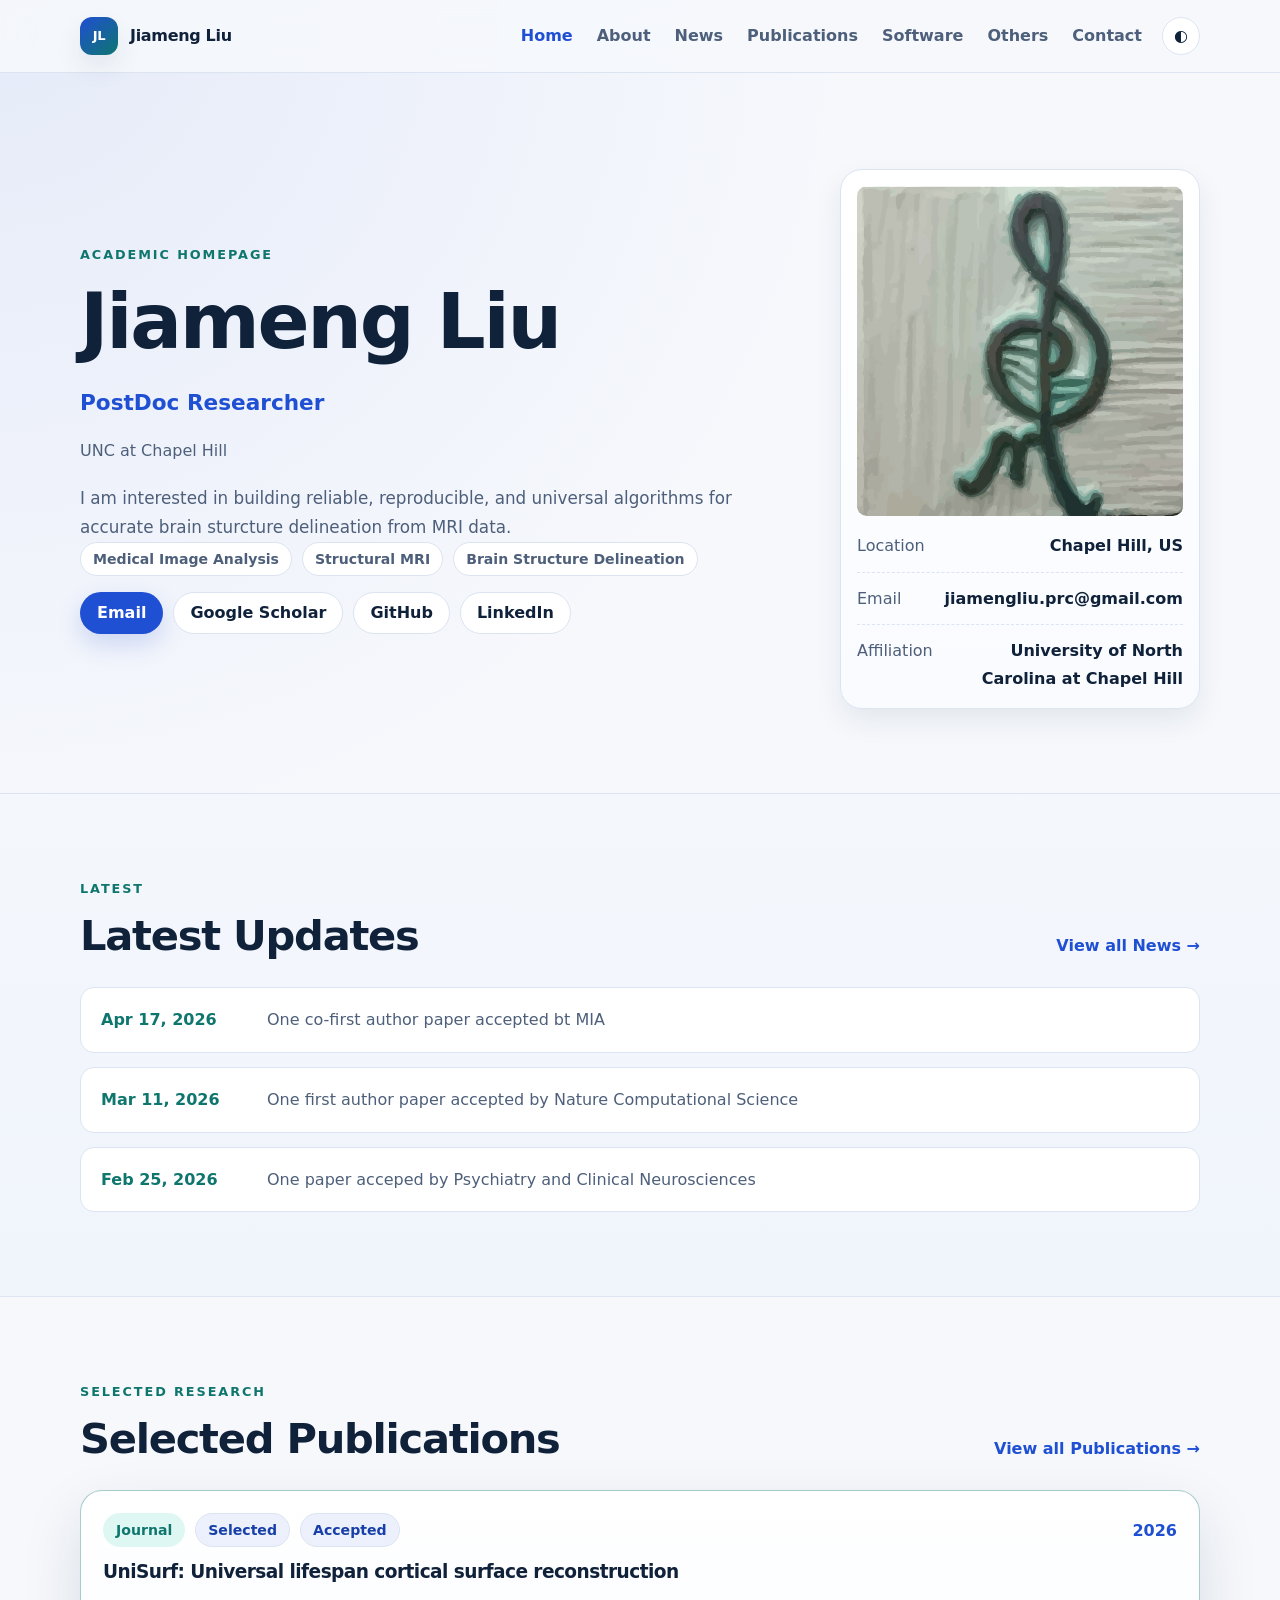
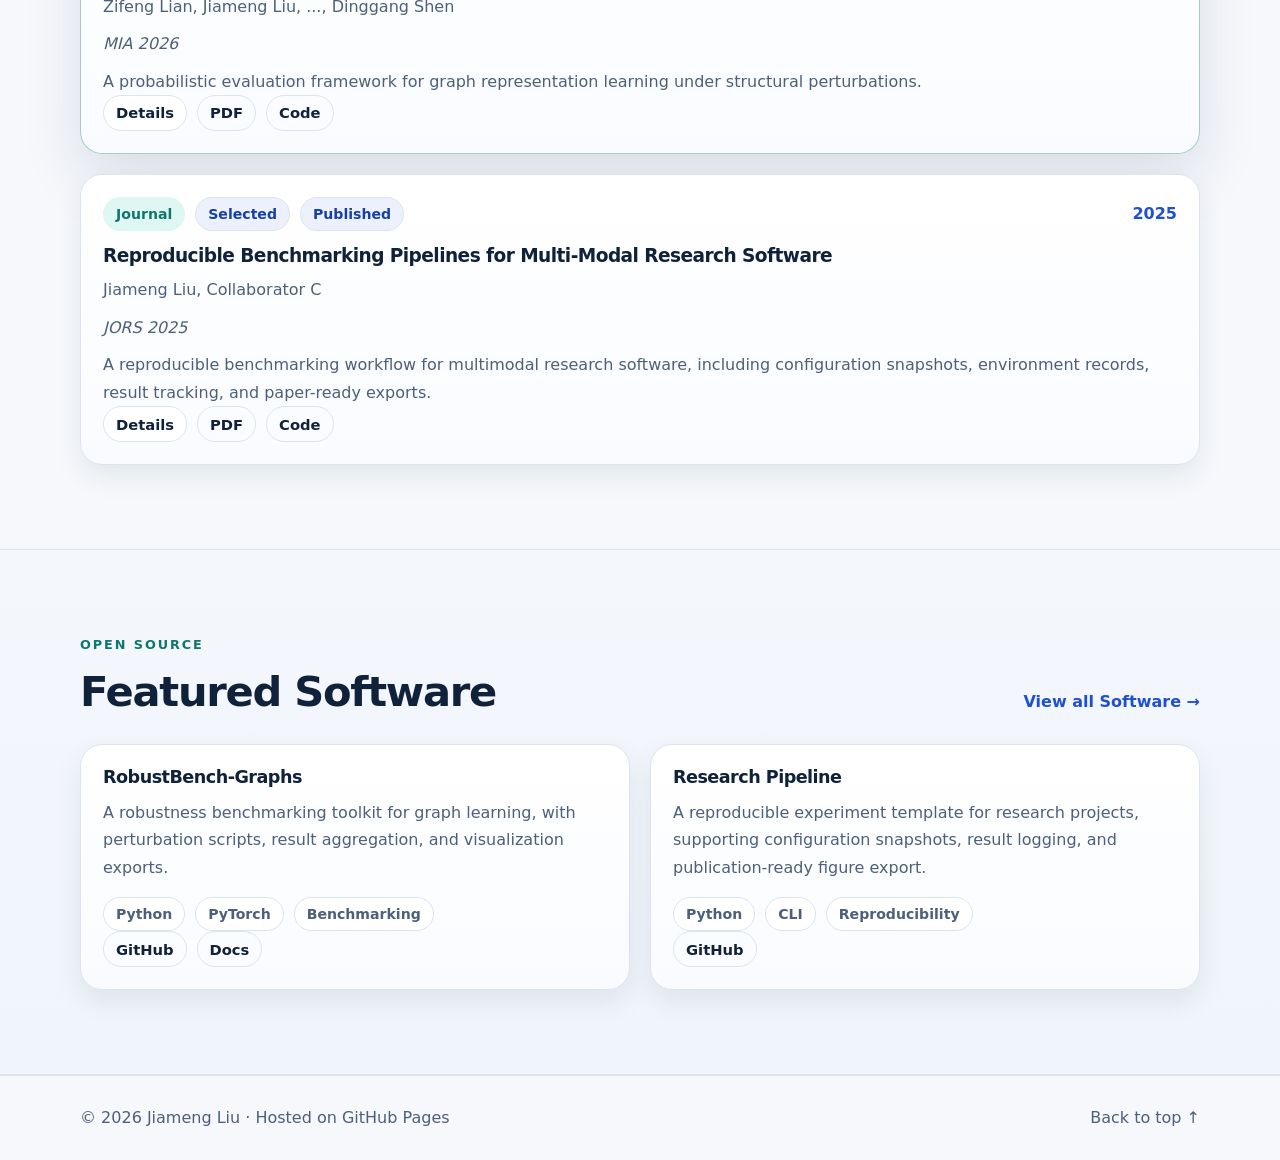
<file: index.html>
<!doctype html>
<html lang="en">
<head>
  <meta charset="utf-8">
  <meta name="viewport" content="width=device-width, initial-scale=1">
  <title>Jiameng Liu | Academic Homepage</title>
  <meta name="description" content="Jiameng Liu's academic homepage, featuring research updates, publications, and software.">
  <meta name="keywords" content="academic homepage, research, publications, software">
  <meta name="author" content="Jiameng Liu">
  <meta name="robots" content="index,follow">
  <meta name="theme-color" content="#1f4fd3">
  <link rel="canonical" href="https://username.github.io/">
  <meta property="og:type" content="website">
  <meta property="og:locale" content="en_US">
  <meta property="og:site_name" content="Jiameng Liu">
  <meta property="og:title" content="Jiameng Liu | Academic Homepage">
  <meta property="og:description" content="Jiameng Liu's academic homepage, featuring research updates, publications, and software.">
  <meta property="og:url" content="https://username.github.io/">
  <meta property="og:image" content="https://username.github.io/assets/img/og-default.svg">
  <link rel="icon" href="assets/img/favicon.svg" type="image/svg+xml">
  <link rel="stylesheet" href="assets/css/style.css?v=20260517">
  <script type="application/ld+json" id="page-jsonld">{}</script>
</head>
<body data-page="home">
  <a class="skip-link" href="#main">Skip to main content</a>
  <header class="site-header" id="top">
  <div class="container nav-shell">
    <a class="brand" href="index.html" aria-label="Back to home"><span class="brand-mark" aria-hidden="true">JL</span><span id="nav-name">Jiameng Liu</span></a>
    <button class="nav-toggle" id="nav-toggle" type="button" aria-label="Toggle navigation" aria-expanded="false" aria-controls="nav-links">☰</button>
    <nav class="nav-links" id="nav-links" aria-label="Main navigation">
      <a data-nav="home" href="index.html">Home</a>
      <a data-nav="about" href="about.html">About</a>
      <a data-nav="news" href="news.html">News</a>
      <a data-nav="publications" href="publications.html">Publications</a>
      <a data-nav="software" href="software.html">Software</a>
      <a data-nav="others" href="others.html">Others</a>
      <a data-nav="contact" href="contact.html">Contact</a>
      <button class="theme-toggle" id="theme-toggle" type="button" aria-label="Toggle dark mode">◐</button>
    </nav>
  </div>
</header>
  <main id="main">
    <section class="section hero-section" aria-labelledby="hero-name">
      <div class="container hero-grid">
        <div class="hero-copy">
          <p class="eyebrow">Academic Homepage</p>
          <h1 id="hero-name">Jiameng Liu</h1>
          <p class="hero-title" id="hero-title">Ph.D. Student / Researcher</p>
          <p class="hero-affiliation" id="hero-affiliation">Your University / Your Lab</p>
          <p class="hero-bio" id="hero-bio">A short research bio goes here.</p>
          <ul class="chip-row top-gap" id="interest-list" aria-label="Research interests"></ul>
          <div class="action-row top-gap" id="hero-buttons"></div>
        </div>
        <aside class="surface-card profile-card" aria-label="Profile card">
          <img id="profile-photo" class="profile-photo" src="assets/img/profile.svg" alt="Portrait of Jiameng Liu" width="640" height="640">
          <div id="profile-meta" class="profile-meta"></div>
        </aside>
      </div>
    </section>

    <section class="section section-alt" aria-labelledby="home-news-title">
      <div class="container section-head"><div><p class="eyebrow">Latest</p><h2 id="home-news-title">Latest Updates</h2></div><a class="text-link" href="news.html">View all News →</a></div>
      <div class="container"><ol class="timeline" id="news-list"></ol></div>
    </section>

    <section class="section" aria-labelledby="home-pub-title">
      <div class="container section-head"><div><p class="eyebrow">Selected Research</p><h2 id="home-pub-title">Selected Publications</h2></div><a class="text-link" href="publications.html">View all Publications →</a></div>
      <div class="container publication-list" id="publication-list"></div>
    </section>

    <section class="section section-alt" aria-labelledby="home-software-title">
      <div class="container section-head"><div><p class="eyebrow">Open Source</p><h2 id="home-software-title">Featured Software</h2></div><a class="text-link" href="software.html">View all Software →</a></div>
      <div class="container cards-grid" id="software-list"></div>
    </section>
  </main>
  <footer class="site-footer"><div class="container footer-inner"><span id="footer-text">© Jiameng Liu</span><a href="#top">Back to top ↑</a></div></footer>
  <script src="assets/js/data.js?v=20260517" defer></script>
  <script src="assets/js/site.js?v=20260517" defer></script>
</body>
</html>
</file>
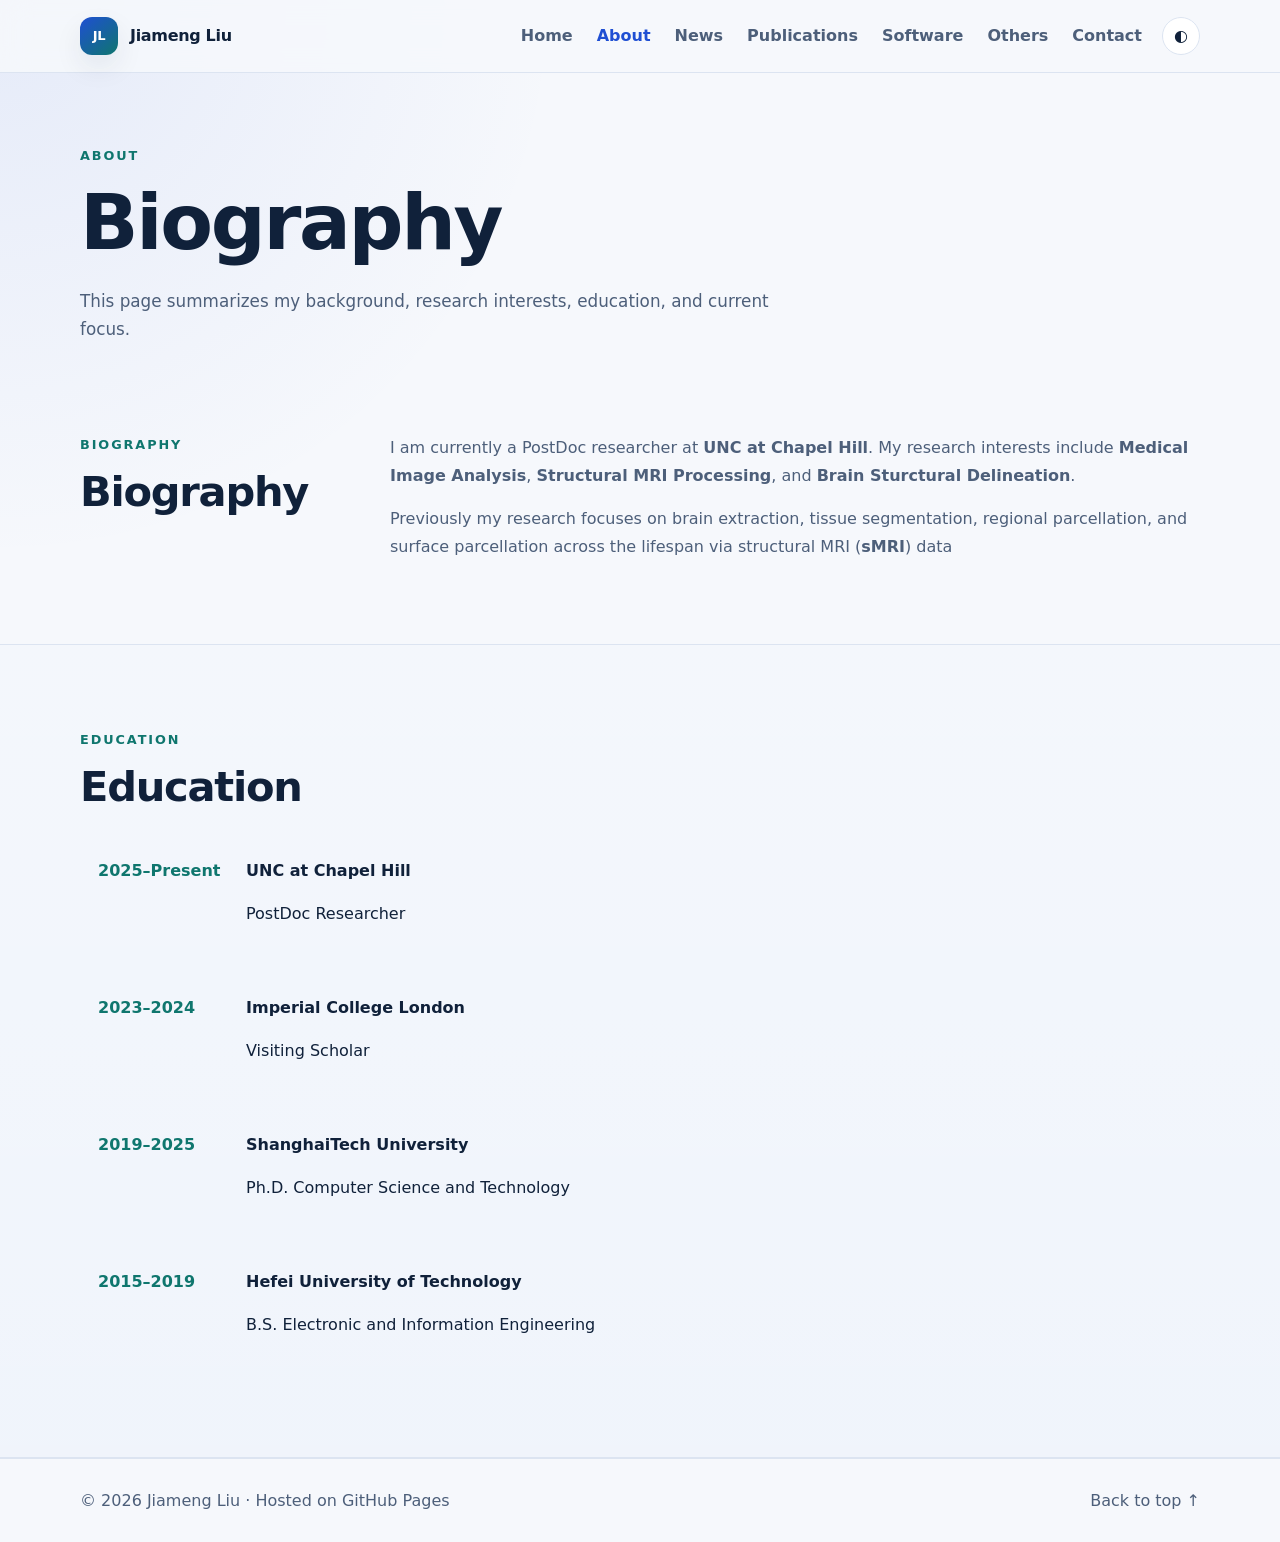
<file: about.html>
<!doctype html>
<html lang="en">
<head>
  <meta charset="utf-8">
  <meta name="viewport" content="width=device-width, initial-scale=1">
  <title>About | Jiameng Liu</title>
  <meta name="description" content="Biography, research interests, and education.">
  <meta name="keywords" content="academic homepage, research, publications, software">
  <meta name="author" content="Jiameng Liu">
  <meta name="robots" content="index,follow">
  <meta name="theme-color" content="#1f4fd3">
  <link rel="canonical" href="https://username.github.io/">
  <meta property="og:type" content="website">
  <meta property="og:locale" content="en_US">
  <meta property="og:site_name" content="Jiameng Liu">
  <meta property="og:title" content="About | Jiameng Liu">
  <meta property="og:description" content="Biography, research interests, and education.">
  <meta property="og:url" content="https://username.github.io/">
  <meta property="og:image" content="https://username.github.io/assets/img/og-default.svg">
  <link rel="icon" href="assets/img/favicon.svg" type="image/svg+xml">
  <link rel="stylesheet" href="assets/css/style.css?v=20260517">
  <script type="application/ld+json" id="page-jsonld">{}</script>
</head>
<body data-page="about">
  <a class="skip-link" href="#main">Skip to main content</a>
  <header class="site-header" id="top">
  <div class="container nav-shell">
    <a class="brand" href="index.html" aria-label="Back to home"><span class="brand-mark" aria-hidden="true">JL</span><span id="nav-name">Jiameng Liu</span></a>
    <button class="nav-toggle" id="nav-toggle" type="button" aria-label="Toggle navigation" aria-expanded="false" aria-controls="nav-links">☰</button>
    <nav class="nav-links" id="nav-links" aria-label="Main navigation">
      <a data-nav="home" href="index.html">Home</a>
      <a data-nav="about" href="about.html">About</a>
      <a data-nav="news" href="news.html">News</a>
      <a data-nav="publications" href="publications.html">Publications</a>
      <a data-nav="software" href="software.html">Software</a>
      <a data-nav="others" href="others.html">Others</a>
      <a data-nav="contact" href="contact.html">Contact</a>
      <button class="theme-toggle" id="theme-toggle" type="button" aria-label="Toggle dark mode">◐</button>
    </nav>
  </div>
</header>
  <main id="main">
    <section class="page-hero" aria-labelledby="about-title"><div class="container"><p class="eyebrow">About</p><h1 id="about-title">Biography</h1><p class="page-lead">This page summarizes my background, research interests, education, and current focus.</p></div></section>
    <section class="section-tight"><div class="container two-column"><div class="section-sticky-title"><p class="eyebrow">Biography</p><h2>Biography</h2></div><div class="prose" id="about-content"></div></div></section>
    <section class="section section-alt"><div class="container section-head"><div><p class="eyebrow">Education</p><h2>Education</h2></div></div><div class="container"><ol class="education-list" id="education-list"></ol></div></section>
  </main>
  <footer class="site-footer"><div class="container footer-inner"><span id="footer-text">© Jiameng Liu</span><a href="#top">Back to top ↑</a></div></footer>
  <script src="assets/js/data.js?v=20260517" defer></script>
  <script src="assets/js/site.js?v=20260517" defer></script>
</body>
</html>
</file>
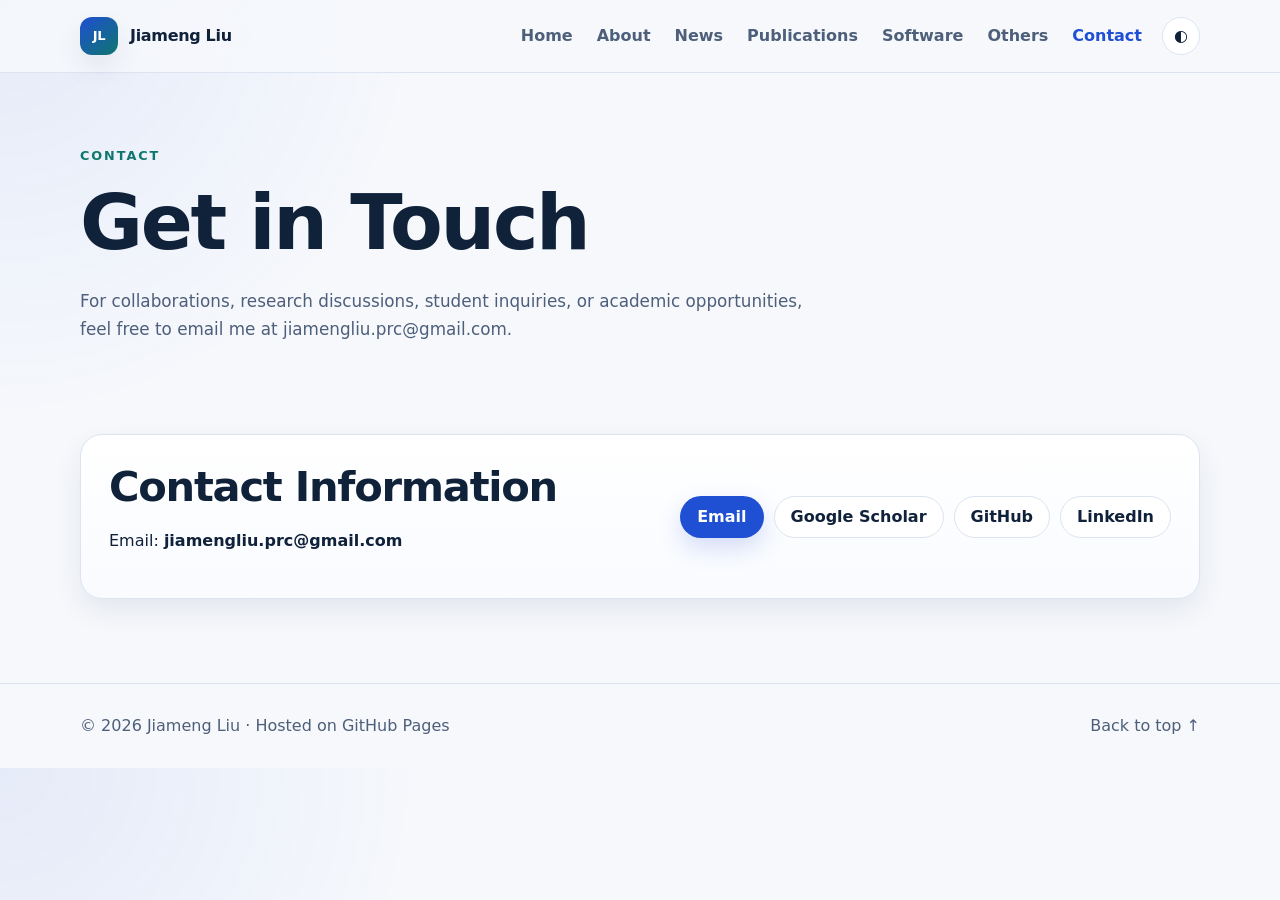
<file: contact.html>
<!doctype html>
<html lang="en">
<head>
  <meta charset="utf-8">
  <meta name="viewport" content="width=device-width, initial-scale=1">
  <title>Contact | Jiameng Liu</title>
  <meta name="description" content="Contact information and academic collaboration links.">
  <meta name="keywords" content="academic homepage, research, publications, software">
  <meta name="author" content="Jiameng Liu">
  <meta name="robots" content="index,follow">
  <meta name="theme-color" content="#1f4fd3">
  <link rel="canonical" href="https://github.com/SaberPRC">
  <meta property="og:type" content="website">
  <meta property="og:locale" content="en_US">
  <meta property="og:site_name" content="Jiameng Liu">
  <meta property="og:title" content="Contact | Jiameng Liu">
  <meta property="og:description" content="Contact information and academic collaboration links.">
  <meta property="og:url" content="https://github.com/SaberPRC">
  <meta property="og:image" content="https://jiamengliu-prc.github.io/assets/img/og-default.svg">
  <link rel="icon" href="assets/img/favicon.svg" type="image/svg+xml">
  <link rel="stylesheet" href="assets/css/style.css?v=20260517">
  <script type="application/ld+json" id="page-jsonld">{}</script>
</head>
<body data-page="contact">
  <a class="skip-link" href="#main">Skip to main content</a>
  <header class="site-header" id="top">
  <div class="container nav-shell">
    <a class="brand" href="index.html" aria-label="Back to home"><span class="brand-mark" aria-hidden="true">JL</span><span id="nav-name">Jiameng Liu</span></a>
    <button class="nav-toggle" id="nav-toggle" type="button" aria-label="Toggle navigation" aria-expanded="false" aria-controls="nav-links">☰</button>
    <nav class="nav-links" id="nav-links" aria-label="Main navigation">
      <a data-nav="home" href="index.html">Home</a>
      <a data-nav="about" href="about.html">About</a>
      <a data-nav="news" href="news.html">News</a>
      <a data-nav="publications" href="publications.html">Publications</a>
      <a data-nav="software" href="software.html">Software</a>
      <a data-nav="others" href="others.html">Others</a>
      <a data-nav="contact" href="contact.html">Contact</a>
      <button class="theme-toggle" id="theme-toggle" type="button" aria-label="Toggle dark mode">◐</button>
    </nav>
  </div>
</header>
  <main id="main">
    <section class="page-hero" aria-labelledby="contact-title"><div class="container"><p class="eyebrow">Contact</p><h1 id="contact-title">Get in Touch</h1><p class="page-lead" id="contact-text">Feel free to contact me by email.</p></div></section>
    <section class="section-tight"><div class="container contact-shell surface-card"><div><h2>Contact Information</h2><p>Email: <strong id="contact-email">jiamengliu.prc@gmail.com</strong></p></div><div class="action-row" id="contact-links"></div></div></section>
  </main>
  <footer class="site-footer"><div class="container footer-inner"><span id="footer-text">© Jiameng Liu</span><a href="#top">Back to top ↑</a></div></footer>
  <script src="assets/js/data.js?v=20260517" defer></script>
  <script src="assets/js/site.js?v=20260517" defer></script>
</body>
</html>
</file>
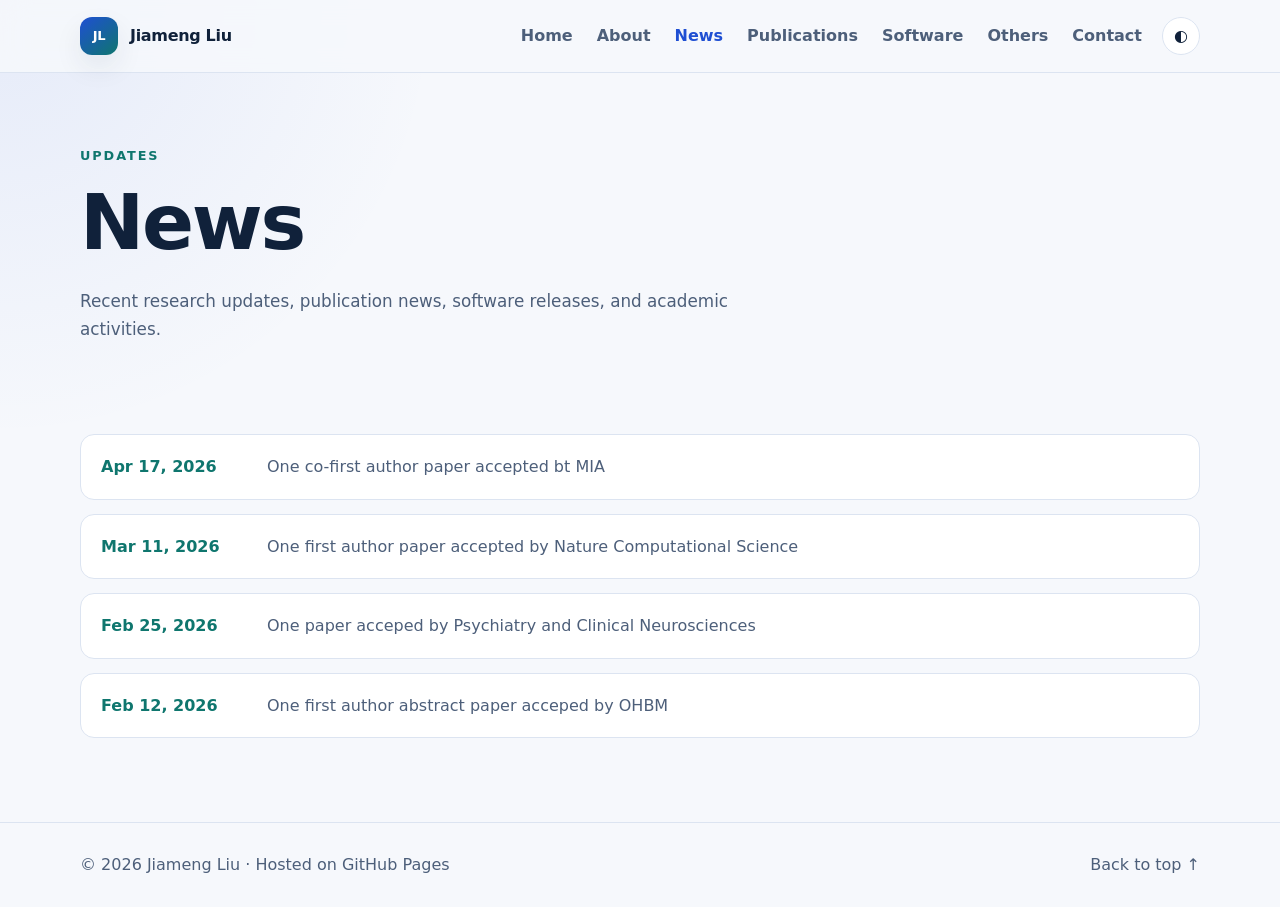
<file: news.html>
<!doctype html>
<html lang="en">
<head>
  <meta charset="utf-8">
  <meta name="viewport" content="width=device-width, initial-scale=1">
  <title>News | Jiameng Liu</title>
  <meta name="description" content="Recent research updates, publication news, and academic activities.">
  <meta name="keywords" content="academic homepage, research, publications, software">
  <meta name="author" content="Jiameng Liu">
  <meta name="robots" content="index,follow">
  <meta name="theme-color" content="#1f4fd3">
  <link rel="canonical" href="https://username.github.io/">
  <meta property="og:type" content="website">
  <meta property="og:locale" content="en_US">
  <meta property="og:site_name" content="Jiameng Liu">
  <meta property="og:title" content="News | Jiameng Liu">
  <meta property="og:description" content="Recent research updates, publication news, and academic activities.">
  <meta property="og:url" content="https://username.github.io/">
  <meta property="og:image" content="https://username.github.io/assets/img/og-default.svg">
  <link rel="icon" href="assets/img/favicon.svg" type="image/svg+xml">
  <link rel="stylesheet" href="assets/css/style.css?v=20260517">
  <script type="application/ld+json" id="page-jsonld">{}</script>
</head>
<body data-page="news">
  <a class="skip-link" href="#main">Skip to main content</a>
  <header class="site-header" id="top">
  <div class="container nav-shell">
    <a class="brand" href="index.html" aria-label="Back to home"><span class="brand-mark" aria-hidden="true">JL</span><span id="nav-name">Jiameng Liu</span></a>
    <button class="nav-toggle" id="nav-toggle" type="button" aria-label="Toggle navigation" aria-expanded="false" aria-controls="nav-links">☰</button>
    <nav class="nav-links" id="nav-links" aria-label="Main navigation">
      <a data-nav="home" href="index.html">Home</a>
      <a data-nav="about" href="about.html">About</a>
      <a data-nav="news" href="news.html">News</a>
      <a data-nav="publications" href="publications.html">Publications</a>
      <a data-nav="software" href="software.html">Software</a>
      <a data-nav="others" href="others.html">Others</a>
      <a data-nav="contact" href="contact.html">Contact</a>
      <button class="theme-toggle" id="theme-toggle" type="button" aria-label="Toggle dark mode">◐</button>
    </nav>
  </div>
</header>
  <main id="main">
    <section class="page-hero" aria-labelledby="news-title"><div class="container"><p class="eyebrow">Updates</p><h1 id="news-title">News</h1><p class="page-lead">Recent research updates, publication news, software releases, and academic activities.</p></div></section>
    <section class="section-tight"><div class="container"><ol class="timeline" id="news-list"></ol></div></section>
  </main>
  <footer class="site-footer"><div class="container footer-inner"><span id="footer-text">© Jiameng Liu</span><a href="#top">Back to top ↑</a></div></footer>
  <script src="assets/js/data.js?v=20260517" defer></script>
  <script src="assets/js/site.js?v=20260517" defer></script>
</body>
</html>
</file>
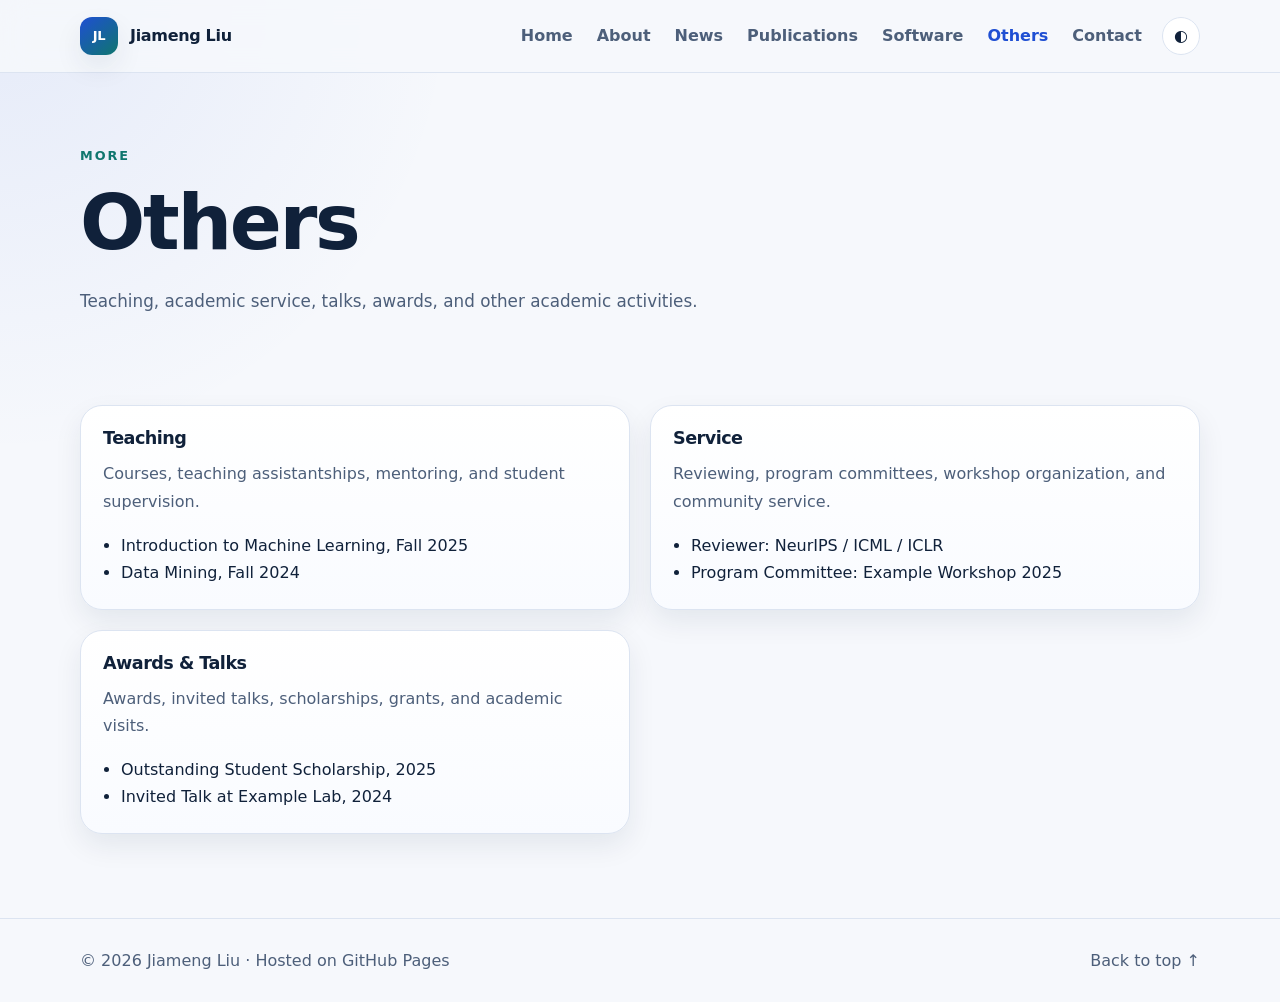
<file: others.html>
<!doctype html>
<html lang="en">
<head>
  <meta charset="utf-8">
  <meta name="viewport" content="width=device-width, initial-scale=1">
  <title>Others | Jiameng Liu</title>
  <meta name="description" content="Teaching, service, talks, awards, and other academic activities.">
  <meta name="keywords" content="academic homepage, research, publications, software">
  <meta name="author" content="Jiameng Liu">
  <meta name="robots" content="index,follow">
  <meta name="theme-color" content="#1f4fd3">
  <link rel="canonical" href="https://username.github.io/">
  <meta property="og:type" content="website">
  <meta property="og:locale" content="en_US">
  <meta property="og:site_name" content="Jiameng Liu">
  <meta property="og:title" content="Others | Jiameng Liu">
  <meta property="og:description" content="Teaching, service, talks, awards, and other academic activities.">
  <meta property="og:url" content="https://username.github.io/">
  <meta property="og:image" content="https://username.github.io/assets/img/og-default.svg">
  <link rel="icon" href="assets/img/favicon.svg" type="image/svg+xml">
  <link rel="stylesheet" href="assets/css/style.css?v=20260517">
  <script type="application/ld+json" id="page-jsonld">{}</script>
</head>
<body data-page="others">
  <a class="skip-link" href="#main">Skip to main content</a>
  <header class="site-header" id="top">
  <div class="container nav-shell">
    <a class="brand" href="index.html" aria-label="Back to home"><span class="brand-mark" aria-hidden="true">JL</span><span id="nav-name">Jiameng Liu</span></a>
    <button class="nav-toggle" id="nav-toggle" type="button" aria-label="Toggle navigation" aria-expanded="false" aria-controls="nav-links">☰</button>
    <nav class="nav-links" id="nav-links" aria-label="Main navigation">
      <a data-nav="home" href="index.html">Home</a>
      <a data-nav="about" href="about.html">About</a>
      <a data-nav="news" href="news.html">News</a>
      <a data-nav="publications" href="publications.html">Publications</a>
      <a data-nav="software" href="software.html">Software</a>
      <a data-nav="others" href="others.html">Others</a>
      <a data-nav="contact" href="contact.html">Contact</a>
      <button class="theme-toggle" id="theme-toggle" type="button" aria-label="Toggle dark mode">◐</button>
    </nav>
  </div>
</header>
  <main id="main">
    <section class="page-hero" aria-labelledby="others-title"><div class="container"><p class="eyebrow">More</p><h1 id="others-title">Others</h1><p class="page-lead">Teaching, academic service, talks, awards, and other academic activities.</p></div></section>
    <section class="section-tight"><div class="container cards-grid" id="others-list"></div></section>
  </main>
  <footer class="site-footer"><div class="container footer-inner"><span id="footer-text">© Jiameng Liu</span><a href="#top">Back to top ↑</a></div></footer>
  <script src="assets/js/data.js?v=20260517" defer></script>
  <script src="assets/js/site.js?v=20260517" defer></script>
</body>
</html>
</file>
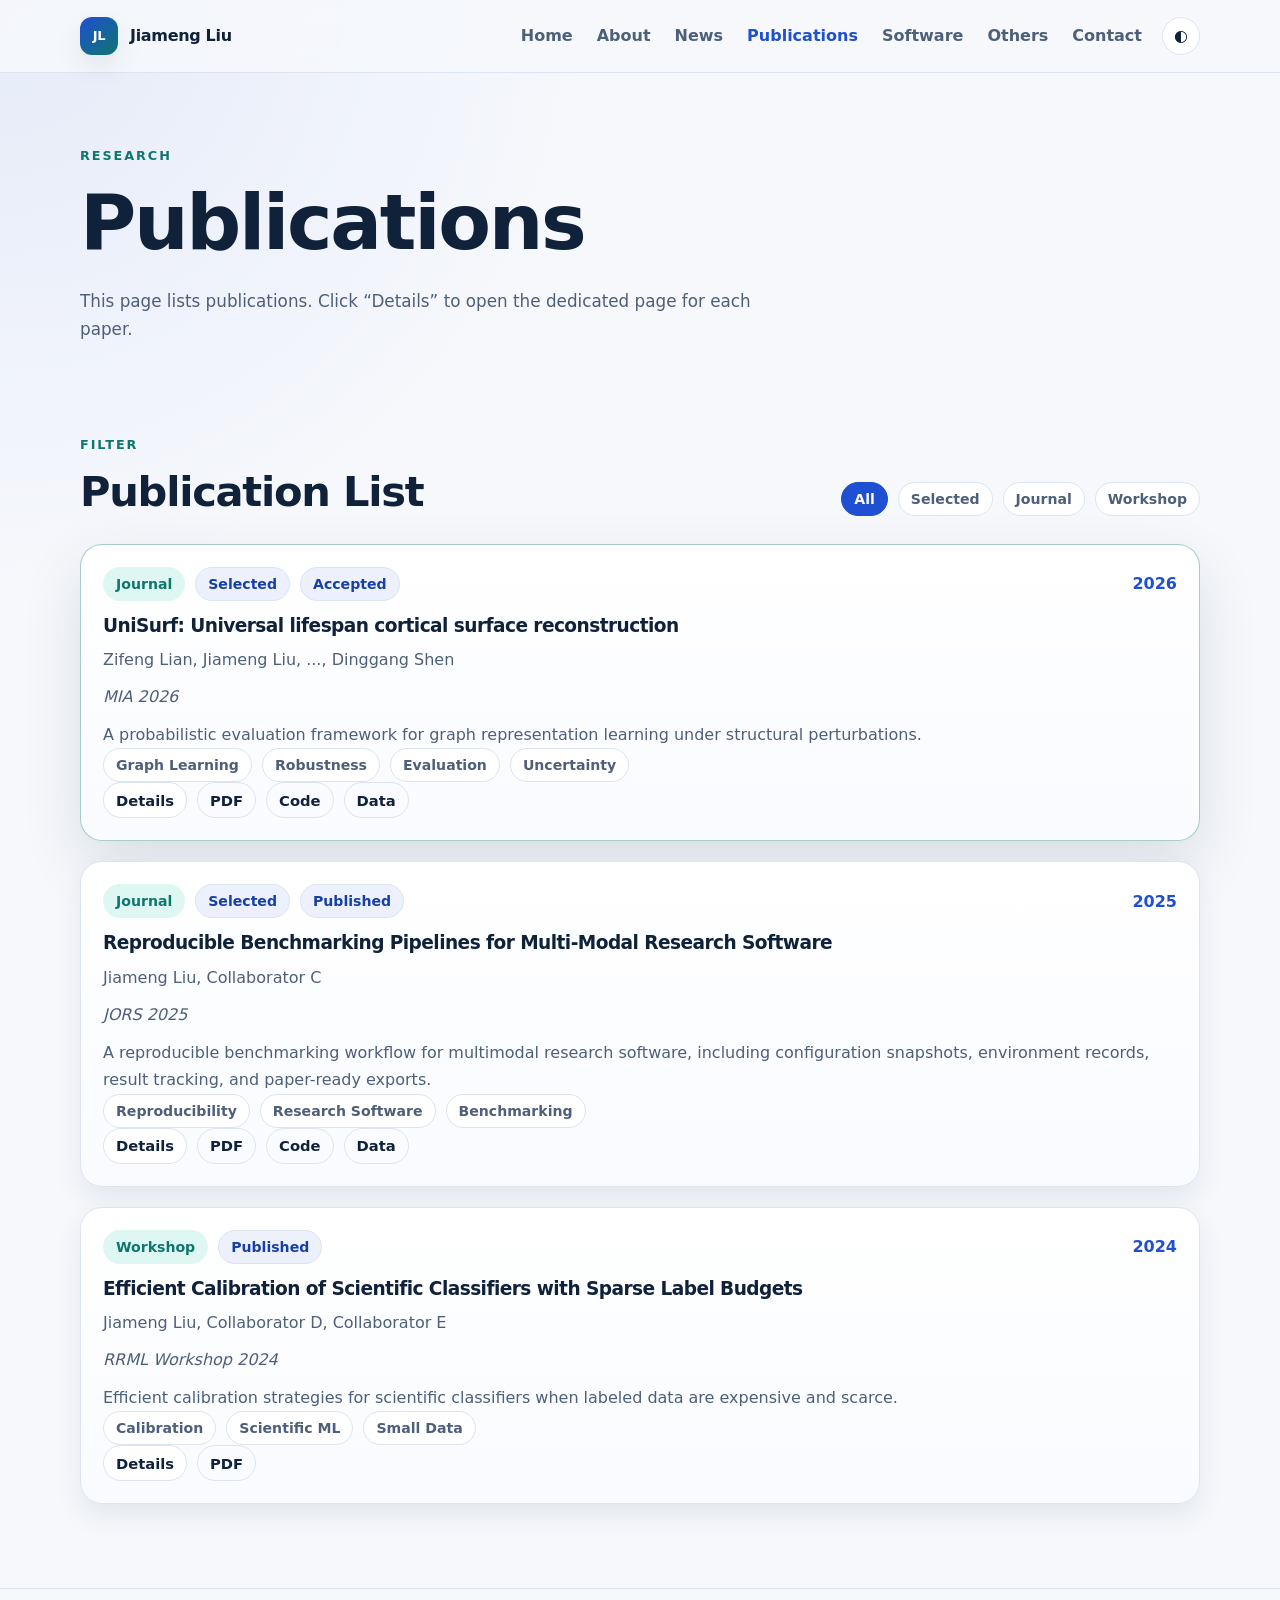
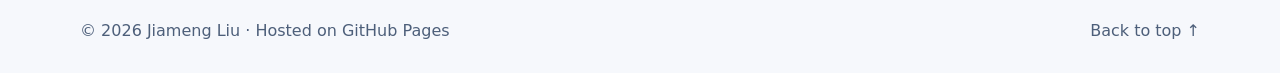
<file: publications.html>
<!doctype html>
<html lang="en">
<head>
  <meta charset="utf-8">
  <meta name="viewport" content="width=device-width, initial-scale=1">
  <title>Publications | Jiameng Liu</title>
  <meta name="description" content="Publication list and research outputs. Each publication has its own detail page.">
  <meta name="keywords" content="academic homepage, research, publications, software">
  <meta name="author" content="Jiameng Liu">
  <meta name="robots" content="index,follow">
  <meta name="theme-color" content="#1f4fd3">
  <link rel="canonical" href="https://username.github.io/">
  <meta property="og:type" content="website">
  <meta property="og:locale" content="en_US">
  <meta property="og:site_name" content="Jiameng Liu">
  <meta property="og:title" content="Publications | Jiameng Liu">
  <meta property="og:description" content="Publication list and research outputs. Each publication has its own detail page.">
  <meta property="og:url" content="https://username.github.io/">
  <meta property="og:image" content="https://username.github.io/assets/img/og-default.svg">
  <link rel="icon" href="assets/img/favicon.svg" type="image/svg+xml">
  <link rel="stylesheet" href="assets/css/style.css?v=20260517">
  <script type="application/ld+json" id="page-jsonld">{}</script>
</head>
<body data-page="publications">
  <a class="skip-link" href="#main">Skip to main content</a>
  <header class="site-header" id="top">
  <div class="container nav-shell">
    <a class="brand" href="index.html" aria-label="Back to home"><span class="brand-mark" aria-hidden="true">JL</span><span id="nav-name">Jiameng Liu</span></a>
    <button class="nav-toggle" id="nav-toggle" type="button" aria-label="Toggle navigation" aria-expanded="false" aria-controls="nav-links">☰</button>
    <nav class="nav-links" id="nav-links" aria-label="Main navigation">
      <a data-nav="home" href="index.html">Home</a>
      <a data-nav="about" href="about.html">About</a>
      <a data-nav="news" href="news.html">News</a>
      <a data-nav="publications" href="publications.html">Publications</a>
      <a data-nav="software" href="software.html">Software</a>
      <a data-nav="others" href="others.html">Others</a>
      <a data-nav="contact" href="contact.html">Contact</a>
      <button class="theme-toggle" id="theme-toggle" type="button" aria-label="Toggle dark mode">◐</button>
    </nav>
  </div>
</header>
  <main id="main">
    <section class="page-hero" aria-labelledby="publications-title"><div class="container"><p class="eyebrow">Research</p><h1 id="publications-title">Publications</h1><p class="page-lead">This page lists publications. Click “Details” to open the dedicated page for each paper.</p></div></section>
    <section class="section-tight"><div class="container section-head"><div><p class="eyebrow">Filter</p><h2>Publication List</h2></div><div class="chip-row" id="publication-filters" aria-label="Publication filters"></div></div><div class="container publication-list" id="publication-list"></div></section>
  </main>
  <footer class="site-footer"><div class="container footer-inner"><span id="footer-text">© Jiameng Liu</span><a href="#top">Back to top ↑</a></div></footer>
  <script src="assets/js/data.js?v=20260517" defer></script>
  <script src="assets/js/site.js?v=20260517" defer></script>
</body>
</html>
</file>
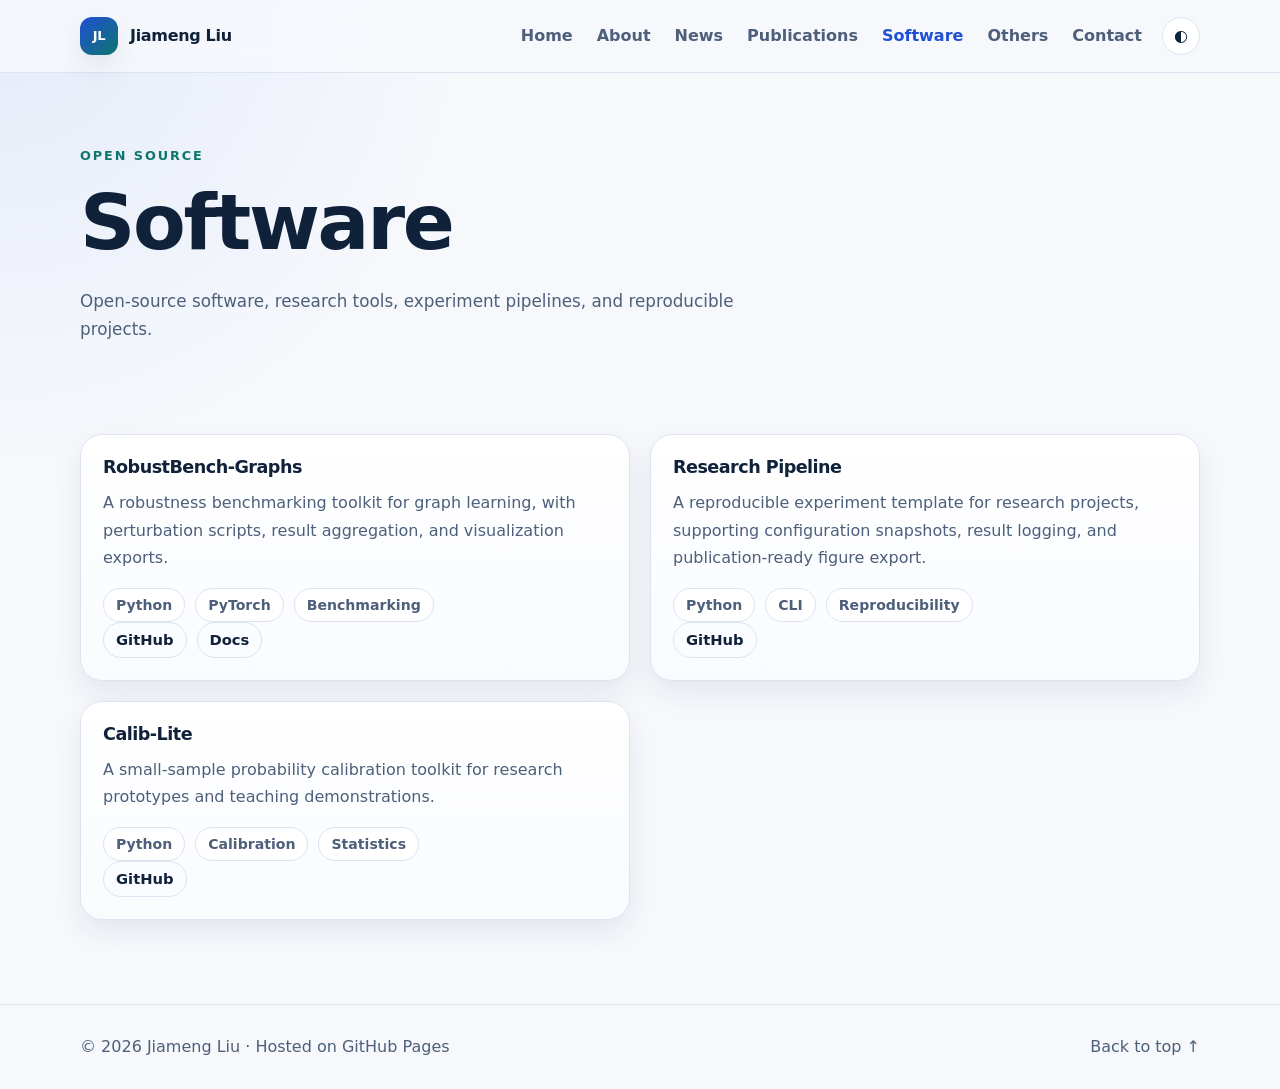
<file: software.html>
<!doctype html>
<html lang="en">
<head>
  <meta charset="utf-8">
  <meta name="viewport" content="width=device-width, initial-scale=1">
  <title>Software | Jiameng Liu</title>
  <meta name="description" content="Open-source software, research tools, and code projects.">
  <meta name="keywords" content="academic homepage, research, publications, software">
  <meta name="author" content="Jiameng Liu">
  <meta name="robots" content="index,follow">
  <meta name="theme-color" content="#1f4fd3">
  <link rel="canonical" href="https://username.github.io/">
  <meta property="og:type" content="website">
  <meta property="og:locale" content="en_US">
  <meta property="og:site_name" content="Jiameng Liu">
  <meta property="og:title" content="Software | Jiameng Liu">
  <meta property="og:description" content="Open-source software, research tools, and code projects.">
  <meta property="og:url" content="https://username.github.io/">
  <meta property="og:image" content="https://username.github.io/assets/img/og-default.svg">
  <link rel="icon" href="assets/img/favicon.svg" type="image/svg+xml">
  <link rel="stylesheet" href="assets/css/style.css?v=20260517">
  <script type="application/ld+json" id="page-jsonld">{}</script>
</head>
<body data-page="software">
  <a class="skip-link" href="#main">Skip to main content</a>
  <header class="site-header" id="top">
  <div class="container nav-shell">
    <a class="brand" href="index.html" aria-label="Back to home"><span class="brand-mark" aria-hidden="true">JL</span><span id="nav-name">Jiameng Liu</span></a>
    <button class="nav-toggle" id="nav-toggle" type="button" aria-label="Toggle navigation" aria-expanded="false" aria-controls="nav-links">☰</button>
    <nav class="nav-links" id="nav-links" aria-label="Main navigation">
      <a data-nav="home" href="index.html">Home</a>
      <a data-nav="about" href="about.html">About</a>
      <a data-nav="news" href="news.html">News</a>
      <a data-nav="publications" href="publications.html">Publications</a>
      <a data-nav="software" href="software.html">Software</a>
      <a data-nav="others" href="others.html">Others</a>
      <a data-nav="contact" href="contact.html">Contact</a>
      <button class="theme-toggle" id="theme-toggle" type="button" aria-label="Toggle dark mode">◐</button>
    </nav>
  </div>
</header>
  <main id="main">
    <section class="page-hero" aria-labelledby="software-title"><div class="container"><p class="eyebrow">Open Source</p><h1 id="software-title">Software</h1><p class="page-lead">Open-source software, research tools, experiment pipelines, and reproducible projects.</p></div></section>
    <section class="section-tight"><div class="container cards-grid" id="software-list"></div></section>
  </main>
  <footer class="site-footer"><div class="container footer-inner"><span id="footer-text">© Jiameng Liu</span><a href="#top">Back to top ↑</a></div></footer>
  <script src="assets/js/data.js?v=20260517" defer></script>
  <script src="assets/js/site.js?v=20260517" defer></script>
</body>
</html>
</file>
<file: assets/css/style.css>
:root {
  --bg: #f6f8fc;
  --bg-soft: #eef3fb;
  --surface: #ffffff;
  --surface-2: #f9fbff;
  --text: #10213a;
  --muted: #4d5f7a;
  --line: #dce4f1;
  --primary: #1f4fd3;
  --primary-strong: #173fa8;
  --accent: #0f766e;
  --accent-soft: #dff7f3;
  --shadow-sm: 0 12px 28px rgba(16, 33, 58, 0.08);
  --shadow-md: 0 24px 60px rgba(16, 33, 58, 0.12);
  --radius-sm: 14px;
  --radius-md: 22px;
  --radius-lg: 30px;
  --container: 1120px;
  --font-sans: system-ui, -apple-system, BlinkMacSystemFont, "Segoe UI", "PingFang SC", "Hiragino Sans GB", "Microsoft YaHei", sans-serif;
}
:root[data-theme="dark"] {
  --bg: #0b1220;
  --bg-soft: #0f172a;
  --surface: #111c31;
  --surface-2: #16243d;
  --text: #eef4ff;
  --muted: #b4c1d6;
  --line: #283856;
  --primary: #8db2ff;
  --primary-strong: #b7ceff;
  --accent: #5eead4;
  --accent-soft: rgba(94, 234, 212, 0.12);
  --shadow-sm: 0 12px 28px rgba(0, 0, 0, 0.22);
  --shadow-md: 0 24px 60px rgba(0, 0, 0, 0.28);
}
* { box-sizing: border-box; }
html { scroll-behavior: smooth; }
@media (prefers-reduced-motion: reduce) { html { scroll-behavior: auto; } *, *::before, *::after { animation-duration: 0.01ms !important; transition-duration: 0.01ms !important; } }
body { margin: 0; background: radial-gradient(circle at top left, rgba(31,79,211,.08), transparent 28%), var(--bg); color: var(--text); font: 16px/1.72 var(--font-sans); text-rendering: optimizeLegibility; }
img { display: block; max-width: 100%; }
a { color: inherit; text-decoration: none; }
a:hover { color: var(--primary); }
button, a { font: inherit; }
button { border: 0; background: none; }
:focus-visible { outline: 3px solid rgba(31,79,211,.35); outline-offset: 3px; }
.container { width: min(calc(100% - 32px), var(--container)); margin-inline: auto; }
.narrow-page { width: min(calc(100% - 32px), 780px); margin-inline: auto; }
.skip-link { position: absolute; left: 16px; top: -120px; z-index: 1000; padding: 10px 14px; border-radius: 999px; background: var(--primary); color: #fff; }
.skip-link:focus { top: 16px; }
.site-header { position: sticky; top: 0; z-index: 50; backdrop-filter: blur(14px); background: rgba(246,248,252,.86); border-bottom: 1px solid var(--line); }
:root[data-theme="dark"] .site-header { background: rgba(11,18,32,.82); }
.nav-shell { display: flex; align-items: center; justify-content: space-between; min-height: 72px; gap: 20px; }
.brand { display: inline-flex; align-items: center; gap: 12px; font-weight: 850; letter-spacing: -.02em; }
.brand-mark { display: grid; place-items: center; width: 38px; height: 38px; border-radius: 12px; background: linear-gradient(140deg, var(--primary), var(--accent)); color: #fff; box-shadow: var(--shadow-sm); font-size: .82rem; }
.nav-links { display: flex; align-items: center; gap: 16px; color: var(--muted); }
.nav-links a { padding: 8px 4px; font-weight: 700; }
.nav-links a[aria-current="page"] { color: var(--primary); }
.nav-toggle, .theme-toggle, .pill-toggle { border: 1px solid var(--line); background: var(--surface); color: var(--text); cursor: pointer; }
.nav-toggle { display: none; width: 42px; height: 42px; border-radius: 12px; }
.theme-toggle { width: 38px; height: 38px; border-radius: 999px; }
.section { padding: 84px 0; }
.section-tight { padding: 48px 0 84px; }
.section-alt { background: linear-gradient(180deg, rgba(255,255,255,.35), rgba(255,255,255,.12)), var(--bg-soft); border-top: 1px solid var(--line); border-bottom: 1px solid var(--line); }
.hero-section { padding-top: 96px; }
.page-hero { padding: 72px 0 42px; }
.hero-grid, .two-column, .detail-layout, .contact-shell { display: grid; gap: 30px; }
.hero-grid { grid-template-columns: minmax(0, 1.2fr) minmax(300px, 360px); align-items: center; }
.two-column { grid-template-columns: minmax(220px, 280px) minmax(0, 1fr); }
.detail-layout { grid-template-columns: minmax(0, 1fr) 320px; align-items: start; }
.contact-shell { grid-template-columns: minmax(0, 1fr) auto; align-items: center; padding: 28px; }
.section-sticky-title { position: sticky; top: 100px; align-self: start; }
.eyebrow { margin: 0 0 12px; color: var(--accent); font-size: .8rem; font-weight: 850; letter-spacing: .15em; text-transform: uppercase; }
h1, h2, h3 { margin: 0; line-height: 1.14; letter-spacing: -.03em; }
h1 { font-size: clamp(2.35rem, 6vw, 4.8rem); }
h2 { font-size: clamp(1.7rem, 3.3vw, 2.6rem); }
h3 { font-size: 1.1rem; }
.hero-title { margin: 18px 0 4px; color: var(--primary); font-size: clamp(1.1rem, 2vw, 1.35rem); font-weight: 850; }
.hero-affiliation, .hero-bio, .prose, .pub-authors, .pub-venue, .pub-summary, .info-card p, .meta-inline, .lead-tight, #contact-text, .timeline li, .meta-row span, .page-lead { color: var(--muted); }
.hero-bio, .page-lead { max-width: 68ch; margin: 20px 0 0; font-size: 1.05rem; }
.lead-tight { margin: 16px 0 0; font-size: 1rem; }
.meta-inline { margin: 10px 0 0; }
.surface-card { background: linear-gradient(180deg, var(--surface), var(--surface-2)); border: 1px solid var(--line); border-radius: var(--radius-md); box-shadow: var(--shadow-sm); }

/*.profile-card { padding: 16px; }*/
.profile-card {
  padding: 16px;
  max-width: 400px;
  justify-self: center;
}
.profile-photo {
  width: 330px;
  height: 330px;
  aspect-ratio: 1 / 1;
  object-fit: cover;
  object-position: center top;
  border-radius: 10px;
}
.profile-meta { display: grid; gap: 12px; margin-top: 16px; }

.meta-row { display: flex; justify-content: space-between; gap: 16px; padding-bottom: 12px; border-bottom: 1px dashed var(--line); }
.meta-row:last-child { border-bottom: 0; padding-bottom: 0; }
.meta-row strong { text-align: right; }
.prose p:first-child { margin-top: 0; }
.prose p:last-child { margin-bottom: 0; }
.prose code { padding: .15em .4em; border-radius: 8px; background: rgba(31,79,211,.08); color: var(--primary-strong); }
.section-head { display: flex; align-items: end; justify-content: space-between; gap: 20px; margin-bottom: 28px; }
.text-link { color: var(--primary); font-weight: 800; }
.timeline { list-style: none; margin: 0; padding: 0; display: grid; gap: 14px; }
.timeline li { display: grid; grid-template-columns: 148px minmax(0, 1fr); gap: 18px; align-items: start; padding: 18px 20px; border: 1px solid var(--line); border-radius: var(--radius-sm); background: var(--surface); }
.timeline time { color: var(--accent); font-weight: 850; }
.education-list { list-style: none; margin: 0; padding: 0; display: grid; gap: 14px; }
.education-list li { display: grid; grid-template-columns: 130px 1fr; gap: 18px; padding: 18px; }
.education-list time { color: var(--accent); font-weight: 850; }
.education-list span { display: block; color: var(--muted); }
.publication-list, .cards-grid { display: grid; gap: 20px; }
.cards-grid { grid-template-columns: repeat(2, minmax(0, 1fr)); }
.pub-card, .info-card, .detail-block, .sidebar-card { padding: 22px; }
.pub-card.is-featured { border-color: rgba(15,118,110,.36); box-shadow: var(--shadow-md); }
.pub-meta-line, .section-row, .footer-inner, .breadcrumb, .action-row, .chip-row, .stack-actions { display: flex; align-items: center; gap: 10px; flex-wrap: wrap; }
.top-gap { margin-top: 16px; }
.top-gap-small { margin-bottom: 14px; }
.pub-meta-line, .section-row, .footer-inner { justify-content: space-between; }
.pub-title { margin-top: 14px; font-size: 1.16rem; }
.pub-authors, .pub-venue, .pub-summary { margin: 10px 0 0; }
.pub-venue { font-style: italic; }
.pub-year { color: var(--primary); font-weight: 900; }
.chip-row { list-style: none; margin: 0; padding: 0; }
.chip, .pill-toggle { display: inline-flex; align-items: center; justify-content: center; min-height: 34px; padding: 0 12px; border-radius: 999px; border: 1px solid var(--line); background: var(--surface); color: var(--muted); font-size: .88rem; font-weight: 750; }
.chip-soft { background: rgba(31,79,211,.08); color: var(--primary-strong); }
.chip-accent { background: var(--accent-soft); color: var(--accent); border-color: transparent; }
.pill-toggle.is-active { background: var(--primary); color: #fff; border-color: var(--primary); }
.button { display: inline-flex; align-items: center; justify-content: center; gap: 8px; min-height: 42px; padding: 0 16px; border-radius: 999px; border: 1px solid transparent; font-weight: 850; cursor: pointer; transition: transform .16s ease, box-shadow .16s ease, border-color .16s ease; }
.button:hover, .pill-toggle:hover { transform: translateY(-1px); }
.button.primary { background: var(--primary); color: #fff; box-shadow: 0 10px 24px rgba(31,79,211,.18); }
.button.secondary { background: var(--surface); color: var(--text); border-color: var(--line); }
.button.ghost { background: transparent; color: var(--text); border-color: var(--line); }
.button-small { min-height: 36px; padding: 0 12px; font-size: .92rem; }
.button-block { width: 100%; }
.plain-list { margin: 12px 0 0; padding-left: 18px; }
.info-card p { margin: 12px 0 16px; }
.site-footer { border-top: 1px solid var(--line); padding: 28px 0; color: var(--muted); }
.detail-page-shell { padding-top: 54px; }
.breadcrumb { margin-bottom: 18px; color: var(--muted); font-size: .94rem; }
.article-header { margin-bottom: 20px; }
.detail-action-row { margin-bottom: 18px; }
.detail-block + .detail-block { margin-top: 18px; }
.detail-block p { margin-bottom: 0; }
.code-block { margin: 10px 0 0; padding: 16px; overflow: auto; border-radius: var(--radius-sm); border: 1px solid var(--line); background: rgba(16,33,58,.03); white-space: pre-wrap; word-break: break-word; }
:root[data-theme="dark"] .code-block { background: rgba(255,255,255,.04); }
.stack-actions { margin-top: 18px; align-items: stretch; flex-direction: column; }
.sticky-card { position: sticky; top: 96px; }
.meta-list { margin: 18px 0 0; }
.meta-list div { display: grid; grid-template-columns: 76px 1fr; gap: 10px; padding: 10px 0; border-bottom: 1px dashed var(--line); }
.meta-list div:last-child { border-bottom: 0; }
.meta-list dt { color: var(--muted); font-weight: 750; }
.meta-list dd { margin: 0; }
@media (max-width: 960px) { .hero-grid, .two-column, .detail-layout, .contact-shell { grid-template-columns: 1fr; } .sticky-card, .section-sticky-title { position: static; } }
@media (max-width: 820px) { .nav-toggle { display: inline-grid; place-items: center; } .nav-links { position: absolute; left: 16px; right: 16px; top: 72px; display: none; flex-direction: column; align-items: stretch; padding: 16px; border-radius: var(--radius-md); background: var(--surface); border: 1px solid var(--line); box-shadow: var(--shadow-md); } .nav-links.is-open { display: flex; } .cards-grid { grid-template-columns: 1fr; } .section-head { align-items: start; flex-direction: column; } }
@media (max-width: 640px) { .section { padding: 64px 0; } .hero-section { padding-top: 82px; } .timeline li, .education-list li { grid-template-columns: 1fr; } .footer-inner { flex-direction: column; align-items: flex-start; } .contact-shell, .pub-card, .info-card, .detail-block, .sidebar-card { padding: 18px; } }
</file>
